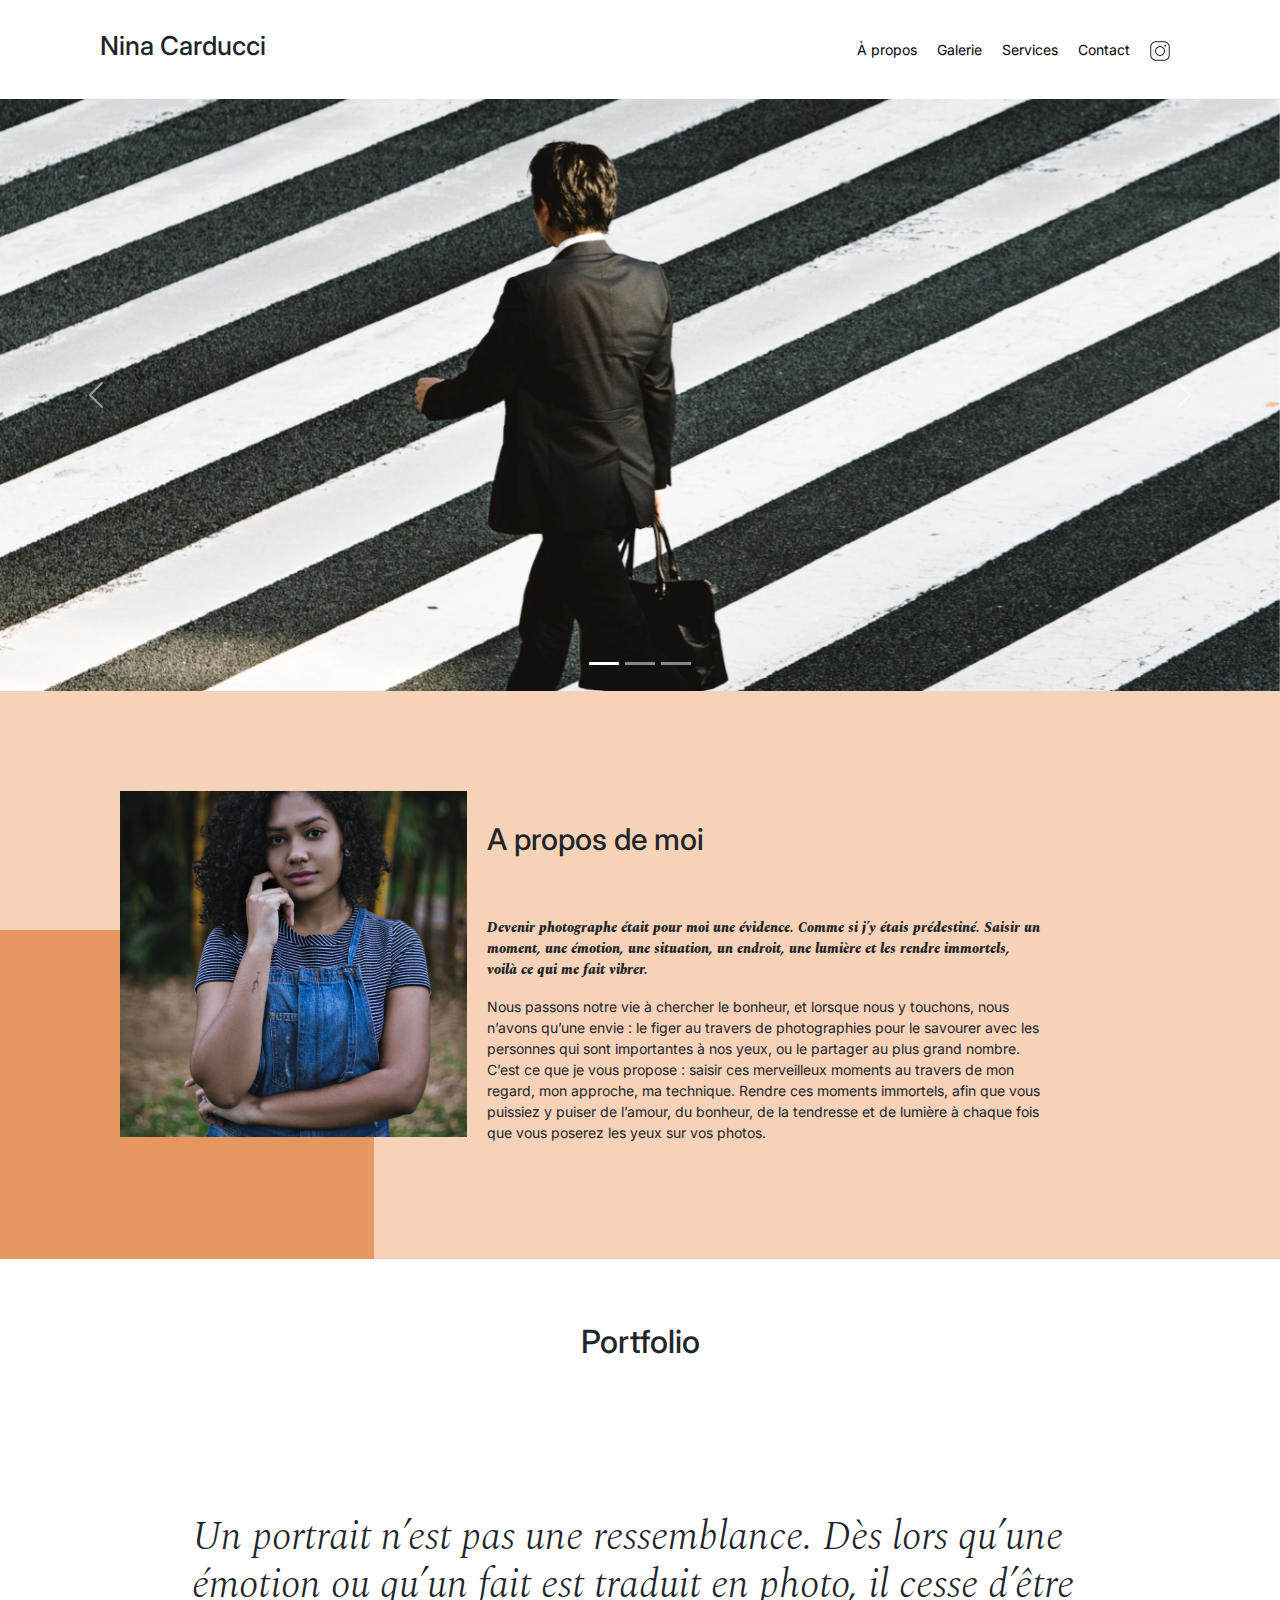
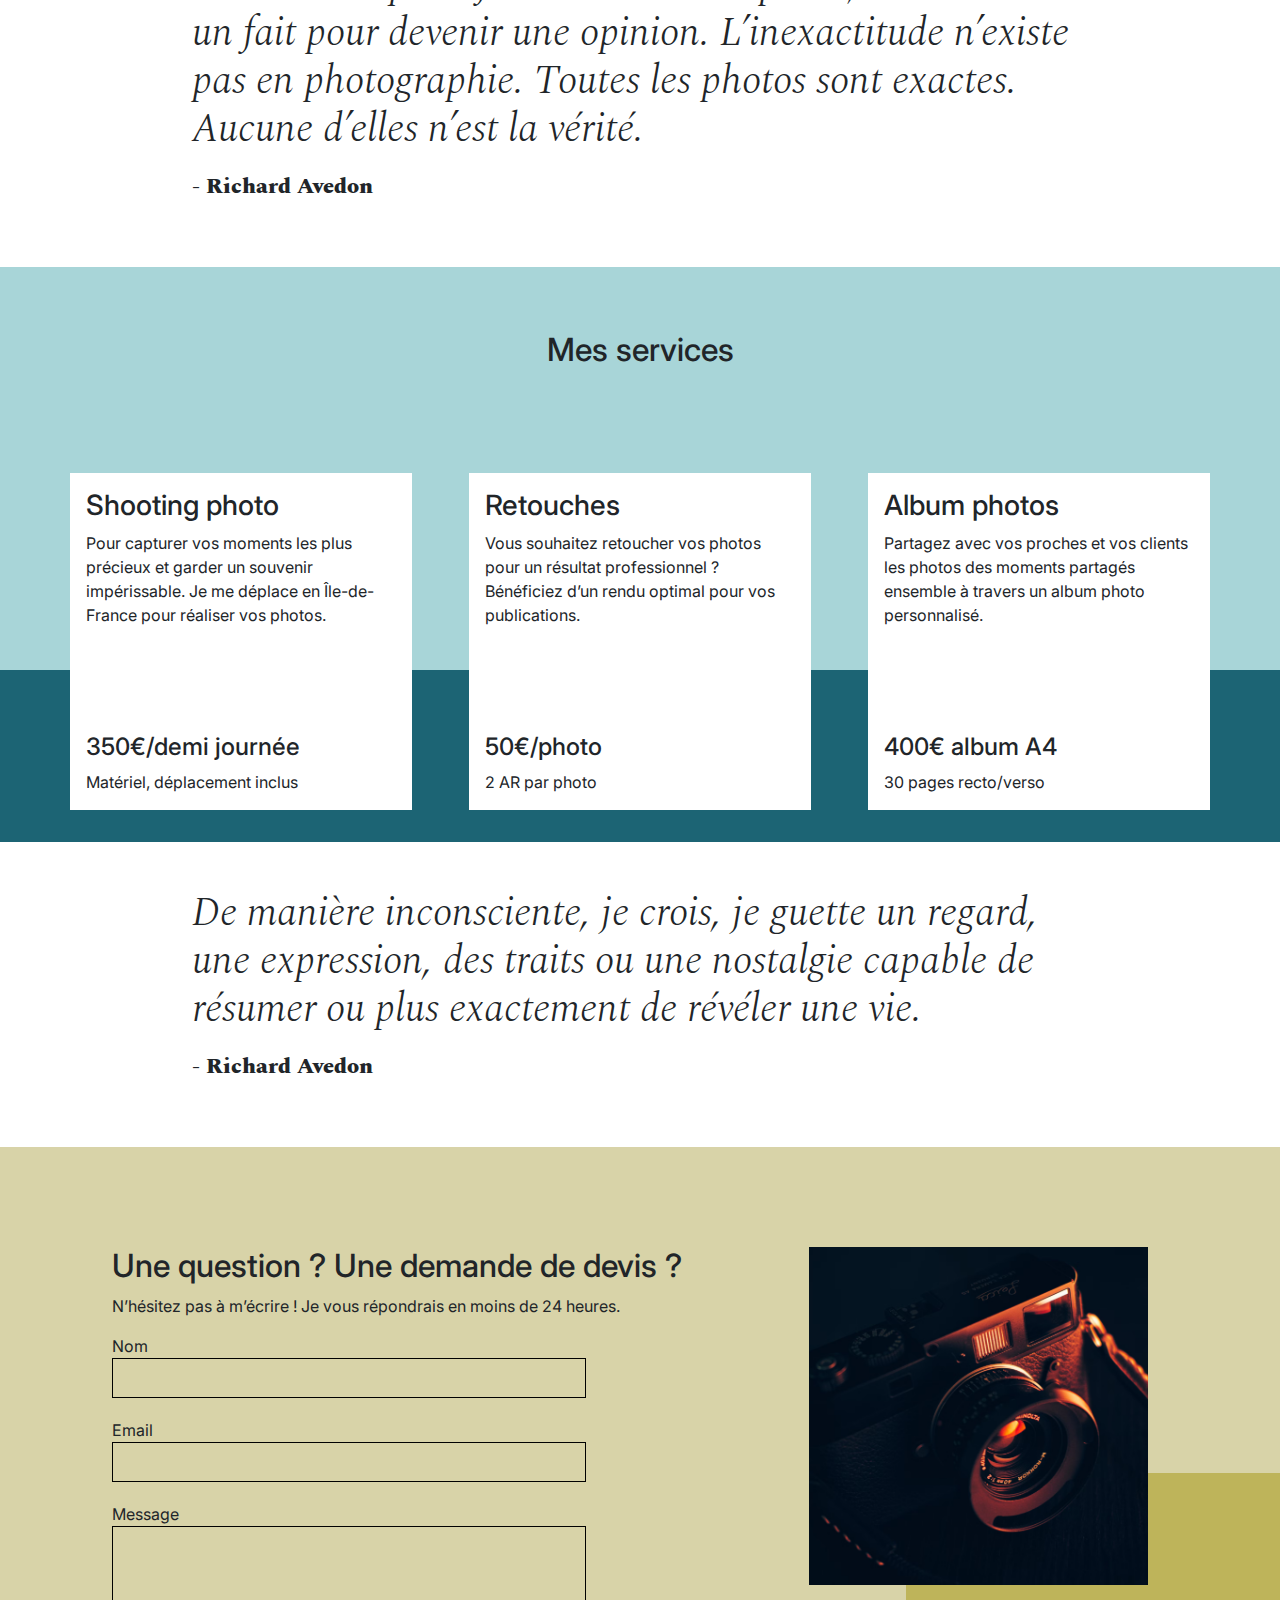
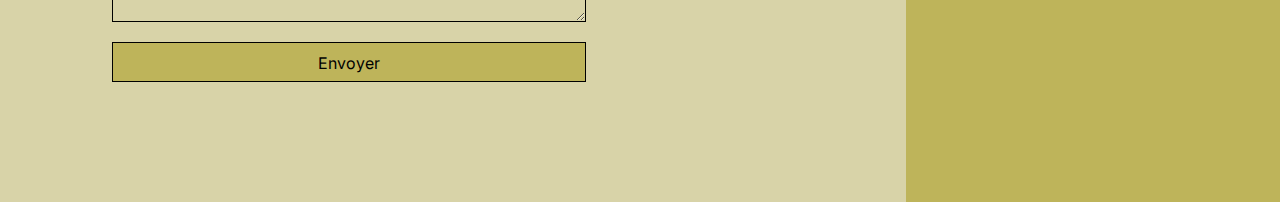
<file: index.html>
<!DOCTYPE html>

<html lang="fr"> <!-- Ajout du langage -->

<head>
	<meta name="viewport" content="width=device-width, initial-scale=1.0">
	<title>Nina Carducci - photographe Professionnelle"</title> <!-- Ajouté -->
	<meta name="description"
		content="Portfolio de Nina Carducci. Photographe professionnel à Bordeaux, 
	Nina est une artiste talentueuse et passionnée dans l'univers de la photographie. Elle sera en mesure de répondre à vos attentes concernant la prise de clichés lors d'événements comme des concerts, des évenements professionnels ou même votre mariage.">
	<!-- Ajouté -->

	<!-- Google Font & Css -->
	<link rel="preconnect" href="https://fonts.googleapis.com">
	<link rel="preconnect" href="https://fonts.gstatic.com" crossorigin>
	<link rel="stylesheet"
		href="https://fonts.googleapis.com/css2?family=Inter&family=Spectral:ital,wght@0,400;1,300;1,400;1,800&display=swap">
	<meta charset="UTF-8">
	<link rel="stylesheet" href="https://cdn.jsdelivr.net/npm/bootstrap@5.2.3/dist/css/bootstrap.min.css">
	<link rel="stylesheet" href="./assets/style.min.css" media="all">

	<!-- Open Graph - Facebook / Instagram-->
	<meta property="og:site_name" content="Nina Carducci - Photographe Professionnelle" />
	<meta property="og:type" content="website" />
	<meta property="og:author" content="Nina Carducci">
	<meta property="og:url" content="https://github.com/Rezorb/Projet_5_Mehdy" />
	<meta property="og:title" content="Nina Carducci - Photographe professionelle basée à Bordeaux." />
	<meta property="og:description"
		content="Passionnée de l'univers photographique, Nina propose la réalisation de portraits ou de clichés de divers événements (mariages, concerts et bien d'autres.)" />
	<meta property="og:image"
		content="https://github.com/Rezorb/Projet_5_Mehdy/blob/main/assets/images/nina-facebook.png" />
	<meta property="og:image:alt" content="Portrait de Nina Carducci">

	<!-- Twitter Card -->
	<meta name="twitter:card" content="summary" />
	<meta name="twitter:site" content="@nina_carducci" />
	<meta name="twitter:title" content="Nina Carducci - Photographe professionelle basée à Bordeaux." />
	<meta name="twitter:description"
		content="Passionnée de l'univers photographique, Nina propose la réalisation de portraits ou de clichés de divers événements (mariages, concerts et bien d'autres.)" />
	<meta name="twitter:image"
		content="https://github.com/Rezorb/Projet_5_Mehdy/blob/main/assets/images/nina-twitter.png" />
	<meta name="twitter:image:alt" content="Photo de Nina Carducci">

	<!-- Rich Snippets -->
	<script type="application/ld+json">
		{
		  "@context": "https://schema.org",
		  "@type": "LocalBusiness",
		  "name": "Nina Carducci",
		  "image": "https://github.com/Rezorb/Projet_5_Mehdy/blob/main/assets/images/nina.png",
		  "@id": "https://github.com/Rezorb/Projet_5_Mehdy/blob/main/assets/images/nina.png",
		  "url": "https://github.com/Rezorb/Projet_5_Mehdy",
		  "telephone": "05 56 67 78 89",
		  "priceRange": "50€ - 400€",
		  "address": {
			"@type": "PostalAddress",
			"streetAddress": "68 avenue Alsace-Lorraine",
			"addressLocality": "Bordeaux",
			"postalCode": "33200",
			"addressRegion": "Nouvelle-Aquitaine",
			"addressCountry": "FR"
		  },
		  "geo": {
			"@type": "GeoCoordinates",
			"latitude": 44.8465743,
			"longitude": -0.6065364999999999
		  },
		  "openingHoursSpecification": {
			"@type": "OpeningHoursSpecification",
			"dayOfWeek": [
			  "Monday",
			  "Tuesday",
			  "Wednesday",
			  "Thursday",
			  "Friday"
			],
			"opens": "10:00",
			"closes": "19:00"
		  } 
		}
	</script>

</head>

<body>
	<header> <!-- Ajout du header -->
		<nav class="top-header"> <!-- Modifié <div> par <nav> -->
			<h1 class="name">Nina Carducci</h1> <!-- (h3 -> h1) -->
			<div class="nav">
				<ul>
					<li><a href=".about">À propos</a></li>
					<li><a href="#gallery">Galerie</a></li>
					<li><a href=".services">Services</a></li> <!-- Pluriel -->
					<li><a href=".contact">Contact</a></li>
					<li><a class="social-link" href="https://www.instagram.com/ninacarducci.photo/?hl=fr"
							target="_blank"><img src="assets/images/instagram.png" width="20" height="20"
								alt="logo_instagram"></a></li>
					<!-- Ajout du alt -->
				</ul>
			</div>
		</nav>
		<div class="carousel-header">
			<div id="carouselExampleIndicators" class="carousel slide" data-bs-ride="carousel">
				<div class="carousel-indicators">
					<button type="button" data-bs-target="#carouselExampleIndicators" data-bs-slide-to="0"
						class="active" aria-current="true" aria-label="Slide 1"></button>
					<button type="button" data-bs-target="#carouselExampleIndicators" data-bs-slide-to="1"
						aria-label="Slide 2"></button>
					<button type="button" data-bs-target="#carouselExampleIndicators" data-bs-slide-to="2"
						aria-label="Slide 3"></button>
				</div>
				<div class="carousel-inner">
					<div class="carousel-item active">
						<img src="./assets/images/slider/ryoji-iwata/ryoji-iwata-1920.webp" class="d-block w-100"
							width="1920" height="888" style="max-width: 100%; height: auto;" srcset="./assets/images/slider/ryoji-iwata/ryoji-iwata-1920.webp 1920w,
							./assets/images/slider/ryoji-iwata/ryoji-iwata-1366.webp 1366w,
							./assets/images/slider/ryoji-iwata/ryoji-iwata-1024.webp 1024w,
							./assets/images/slider/ryoji-iwata/ryoji-iwata-900.webp 900w,
							./assets/images/slider/ryoji-iwata/ryoji-iwata-700.webp 700w,
							./assets/images/slider/ryoji-iwata/ryoji-iwata-375.webp 375w,
							./assets/images/slider/ryoji-iwata/ryoji-iwata-360.webp 360w" sizes="100vw"
							alt="Image d'un homme d'affaire traversant un passage piéton">
						<!-- Ajout: srcset + sizes + alt -->
					</div>
					<div class="carousel-item">
						<img src="./assets/images/slider/nicholas-green/nicholas-green-1920.webp" class="d-block w-100"
							width="1920" height="888" style="max-width: 100%; height: auto;" srcset="./assets/images/slider/nicholas-green/nicholas-green-1920.webp 1920w,
							./assets/images/slider/nicholas-green/nicholas-green-1024.webp 1024w,
							./assets/images/slider/nicholas-green/nicholas-green-900.webp 900w,
							./assets/images/slider/nicholas-green/nicholas-green-700.webp 700w,
							./assets/images/slider/nicholas-green/nicholas-green-375.webp 375w,
							./assets/images/slider/nicholas-green/nicholas-green-360 360w" sizes="100vw"
							alt="Image de jeunes personnes lors d'un concert" loading="lazy">
						<!-- Ajout: srcset + sizes + alt -->
					</div>
					<div class="carousel-item">
						<img src="./assets/images/slider/edward-cisneros/edward-cisneros-1920.webp"
							class="d-block w-100" width="1920" height="887" style="max-width: 100%; height: auto;" srcset="./assets/images/slider/edward-cisneros/edward-cisneros-1920.webp 1920w,
							./assets/images/slider/edward-cisneros/edward-cisneros-1024.webp 1024w,
							./assets/images/slider/edward-cisneros/edward-cisneros-900.webp 900w,
							./assets/images/slider/edward-cisneros/edward-cisneros-700.webp 700w,
							./assets/images/slider/edward-cisneros/edward-cisneros-375.webp 375w,
							./assets/images/slider/edward-cisneros/edward-cisneros-360.webp 360w" sizes="100vw"
							alt="Image d'un couple dansant lors de leur mariage." loading="lazy">
						<!-- Ajout: srcset + sizes + alt -->
					</div>
				</div>
				<button class="carousel-control-prev" type="button" data-bs-target="#carouselExampleIndicators"
					data-bs-slide="prev">
					<span class="carousel-control-prev-icon" aria-hidden="true"></span>
					<span class="visually-hidden">Previous</span>
				</button>
				<button class="carousel-control-next" type="button" data-bs-target="#carouselExampleIndicators"
					data-bs-slide="next">
					<span class="carousel-control-next-icon" aria-hidden="true"></span>
					<span class="visually-hidden">Next</span>
				</button>
			</div>
		</div>
	</header>
	<main>
		<section id="about"> <!-- Ajout de la section -->

			<div class="picture left">
				<img src="./assets/images/nina.webp" alt="Portrait de Nina" loading="lazy" width="560" height="558"
					style="max-width: 100%; height: auto;"> <!-- Ajout du alt -->
			</div>
			<div id="about-me">
				<h2 class="about-me__title">A propos de moi</h2> <!-- (h3 -> h2) -->
				<p class="about-me__introduction">Devenir photographe était pour moi une évidence. Comme si j’y
					étais
					prédestiné. Saisir un moment, une émotion, une situation, un endroit, une lumière et les rendre
					immortels, voilà ce qui me fait vibrer.
				</p> <!-- (h6 -> p) -->
				<p>Nous passons notre vie à chercher le bonheur, et lorsque nous y touchons, nous n’avons qu’une
					envie :
					le figer au travers de photographies pour le savourer avec les personnes qui sont importantes à
					nos
					yeux, ou le partager au plus grand nombre.
					C’est ce que je vous propose : saisir ces merveilleux moments au travers de mon regard, mon
					approche, ma technique. Rendre ces moments immortels, afin que vous puissiez y puiser de
					l’amour, du
					bonheur, de la tendresse et de lumière à chaque fois que vous poserez les yeux sur vos photos.
				</p>
			</div>
		</section>
		<section id="gallery"> <!-- Ajout de la section -->
			<h2 class="title">Portfolio</h2>
			<div class="container py-3">
				<div class="gallery" style="display: none">
					<img data-gallery-tag="Concert" class="gallery-item"
						src="./assets/images/gallery/concerts/aaron-paul.webp"
						alt="Concert Aaron Paul" width="440" height="440" loading="lazy" /> <!-- Ajout du alt -->
					<img data-gallery-tag="Entreprises" class="gallery-item"
						src="./assets/images/gallery/entreprise/ali-morshedlou.webp"
						alt="Photo d'Ali Morshedlou" width="440" height="440" loading="lazy" /> <!-- Ajout du alt -->
					<img data-gallery-tag="Entreprises" class="gallery-item"
						src="./assets/images/gallery/entreprise/jason-goodman.webp"
						alt="Photo de Jason Goodman" width="440" height="440" loading="lazy" /> <!-- Ajout du alt -->
					<img data-gallery-tag="Mariages" class="gallery-item"
						src="./assets/images/gallery/mariage/hannah-busing.webp"
						alt="Photo d'Hannah Busing" width="440" height="440" loading="lazy" /> <!-- Ajout du alt -->
					<img data-gallery-tag="Portrait" class="gallery-item"
						src="./assets/images/gallery/portraits/ade-tunji.webp"
						alt="Photo d'Ade Tunji" width="440" height="440" loading="lazy" /> <!-- Ajout du alt -->
					<img data-gallery-tag="Mariages" class="gallery-item"
						src="./assets/images/gallery/mariage/jakob-owens.webp"
						alt="Photo de Jakob Owens" width="440" height="440" loading="lazy" /> <!-- Ajout du alt -->
					<img data-gallery-tag="Portrait" class="gallery-item"
						src="./assets/images/gallery/portraits/nino-van-prattenburg.webp"
						alt="Photo de Nino Van Prattenburg" width="440" height="440"
						loading="lazy" /><!-- Ajout du alt -->
					<img data-gallery-tag="Concert" class="gallery-item"
						src="./assets/images/gallery/concerts/austin-neil.webp"
						alt="Photo d'Austin Neill" width="440" height="440" loading="lazy" /> <!-- Ajout du alt -->
					<img data-gallery-tag="Entreprises" class="gallery-item"
						src="./assets/images/gallery/entreprise/mateus-campos-felipe.webp"
						alt="Photo de Mateus Campos" width="440" height="440" loading="lazy" /> <!-- Ajout du alt -->
				</div>
			</div>
			<div class="quote">
				<figure>
					<blockquote>
						<p class="quote__text">Un portrait n’est pas une ressemblance. Dès lors qu’une émotion ou
							qu’un
							fait est traduit en photo, il cesse d’être un fait pour devenir une opinion.
							L’inexactitude
							n’existe pas en photographie. Toutes les photos sont exactes. Aucune d’elles n’est la
							vérité.
						</p> <!-- (h1 -> p) + css -->
					</blockquote>
					<figcaption class="quote__author"><cite>- Richard Avedon</cite></figcaption>
				</figure>
			</div>
		</section>
		<section id="services"> <!-- Ajout de la section -->
			<h2 class="title">Mes services</h2> <!-- (h3 -> h2) -->
			<div class="container">
				<div class="service">
					<div class="service__description">
						<h3>Shooting photo</h3>
						<p>Pour capturer vos moments les plus précieux et garder un souvenir impérissable. Je me
							déplace
							en Île-de-France pour réaliser vos photos.
						</p>
					</div>
					<div class="service__price">
						<h4>350€/demi journée</h4>
						<span>Matériel, déplacement inclus</span>
					</div>
				</div>
				<div class="service">
					<div class="service__description">
						<h3>Retouches</h3>
						<p>Vous souhaitez retoucher vos photos pour un résultat professionnel ? Bénéficiez d’un
							rendu
							optimal pour vos publications.
						</p>
					</div>
					<div class="service__price">
						<h4>50€/photo</h4>
						<span>2 AR par photo</span>
					</div>
				</div>
				<div class="service">
					<div class="service__description">
						<h3>Album photos</h3>
						<p>Partagez avec vos proches et vos clients les photos des moments partagés ensemble à
							travers
							un album photo personnalisé.
						</p>
					</div>
					<div class="service__price">
						<h4>400€ album A4</h4>
						<span>30 pages recto/verso</span>
					</div>
				</div>
			</div>
		</section>
		<div class="quote">
			<figure>
				<blockquote>
					<p class="quote__text">De manière inconsciente, je crois, je guette un regard, une expression,
						des
						traits ou une nostalgie capable de résumer ou plus exactement de révéler une vie.
					</p>
				</blockquote>
				<figcaption class="quote__author"><cite>- Richard Avedon</cite></figcaption>
			</figure>
		</div>
		<footer>
			<div id="contact"> <!-- Ajout de la section -->
				<div class="container">
					<div class="form-container">
						<h2>Une question ? Une demande de devis ?</h2> <!-- (h3 -> h2) -->
						<p> N’hésitez pas à m’écrire ! Je vous répondrais en moins de 24 heures.</p>
						<form action="" method="post">
							<label for="nom">Nom</label>
							<input type="text" name="nom" id="nom">
							<label for="email">Email</label>
							<input type="email" name="email" id="email">
							<label for="message">Message</label>
							<textarea name="message" id="message" cols="30" rows="10"></textarea>
							<input type="submit" value="Envoyer" />
						</form>
					</div>
					<div class="picture right">
						<img src="./assets/images/camera.webp" width="419" height="419"
							style="max-width: 100%; height: auto;" alt="Photo d'un appareil photo" loading="lazy">
						<!-- Ajout du alt -->
					</div>
				</div>
		</footer>
	</main>
	<script src="https://cdnjs.cloudflare.com/ajax/libs/jquery/3.6.4/jquery.min.js"
		integrity="sha512-pumBsjNRGGqkPzKHndZMaAG+bir374sORyzM3uulLV14lN5LyykqNk8eEeUlUkB3U0M4FApyaHraT65ihJhDpQ=="
		crossorigin="anonymous" referrerpolicy="no-referrer"></script>
	<script async src="https://cdn.jsdelivr.net/npm/bootstrap@5.2.3/dist/js/bootstrap.bundle.min.js"
		integrity="sha384-kenU1KFdBIe4zVF0s0G1M5b4hcpxyD9F7jL+jjXkk+Q2h455rYXK/7HAuoJl+0I4" crossorigin="anonymous">
		</script>
	<script src="./assets/maugallery.min.js" defer></script>
	<script src="./assets/script.min.js" defer></script>
</body>

</html>
</file>
<file: assets/style.min.css>
body{max-width:1920px;margin:auto}*{font-family:'Inter';font-style:normal}.top-header{background-color:#fff;position:sticky;top:0;z-index:1000;display:flex;justify-content:space-between;padding-inline:100px;padding-block:30px;align-items:center}.top-header .name{font-size:26px}.nav ul{display:flex;list-style-type:none;font-size:14px;margin-bottom:0}.nav li{padding-inline:10px}.nav a{text-decoration:none;color:#000}.social-link img{width:20px}#about{display:flex;background-color:#F6D2B8;padding-inline:100px;padding-block:100px;position:relative}.picture.left::before{content:' ';background-color:#E5975F;width:374px;height:329px;position:absolute;bottom:0;left:0;z-index:-1}.picture{flex:1;margin:0 20px;z-index:0}.picture img{width:100%}#about-me{flex:2}.about-me__title{margin-top:1em;margin-bottom:60px;font-size:30px}.about-me__introduction{font-family:'Spectral';font-weight:800;font-style:italic;width:60%}#about-me p{width:80%;font-size:14px}.title{text-align:center;padding-block:2em}.gallery .nav{justify-content:center}.nav-pills .nav-link.active,.nav-pills .show>.nav-link,.nav-pills .nav-link.active-tag{color:#000;background-color:#BEB45A;border-radius:0;cursor:pointer}.nav-pills .nav-link{color:#000;cursor:pointer}.item-column{position:relative;margin-bottom:0!important;padding:0}.item-column::after{content:"";display:block;padding-bottom:100%}.gallery-item{position:absolute;width:100%;height:100%;object-fit:cover;padding:.5em}.mg-prev,.mg-next{width:30px;height:30px;border-radius:0%;justify-content:center;align-items:center;display:flex;font-size:24px}.quote{font-family:'Spectral';font-style:italic;width:70%;margin:auto;padding-block:3em}.quote__text{font-family:Spectral;font-style:italic;font-weight:300;font-size:40px;line-height:1.2}.quote__author{font-family:Spectral;font-weight:800;font-size:22px}.quote__author cite{font-family:Spectral;font-weight:800;font-size:22px}#services{margin:auto;background-color:#A8D5D8;position:relative}#services .container::before{content:' ';background-color:#1C6474;position:absolute;width:100%;height:30%;bottom:0;left:0;z-index:0}#services .container{justify-content:space-between;display:flex;padding:2em 0}.service__price p{font-size:24px;margin-bottom:8px}.service{background-color:#fff;max-width:390px;width:30%;height:337px;padding:1em;display:flex;flex-direction:column;justify-content:space-between;z-index:1}#contact{margin:auto;background-color:#D8D3A8;position:relative;padding-inline:100px;padding-block:100px}#contact .container{display:flex}.picture.right::before{content:' ';background-color:#BEB45A;width:374px;height:329px;position:absolute;bottom:0;right:0;z-index:-1}.form-container{flex:2}form{display:flex;flex-direction:column;width:70%;align-items:flex-start}form input{width:100%;background-color:transparent;border:solid 1px;height:2.5em;margin-bottom:20px}form textarea{width:100%;background-color:transparent;border:solid 1px;height:5em;line-height:2.5em;font-size:1.2em;margin-bottom:20px}input[type="submit"]{background-color:#BEB45A;padding:.5em 1em}@media all and (max-width:1180px){.picture{flex:2}#about,#contact .container{align-items:center}.about-me__title{margin-top:0;margin-bottom:1em}#about-me h6,#about-me p{width:100%}}@media all and (max-width:1000px){#about{flex-direction:column}.picture{width:50%}.picture.left::before{width:100%;height:30%;position:absolute;bottom:auto;top:0;left:0;z-index:-1}.about-me__title{text-align:center;margin-top:1em}#services .container{flex-direction:column}.service{width:100%;max-width:100%;height:auto;margin:2em 0}.service__description{margin-bottom:1em}#services .container::before{width:30%;height:100%;bottom:0;right:0;left:auto;z-index:0}#contact .container{flex-direction:column}#contact .picture.right{margin-top:1em}.picture.right::before{width:100%;height:30%;position:absolute;bottom:0;right:0;z-index:-1}}@media all and (max-width:650px){.top-header{flex-direction:column;padding-inline:0}.top-header .nav,.top-header .nav ul{width:100%;padding:0 0 0 0}.top-header .nav li{flex:1;padding-block:1em;text-align:center}.picture.left::before,.picture.right::before{height:150px}#services .container{align-items:center}.service{max-width:90%}#about,#contact{padding-inline:2em;padding-block:2em}form{width:100%}.picture{width:80%}}
</file>
